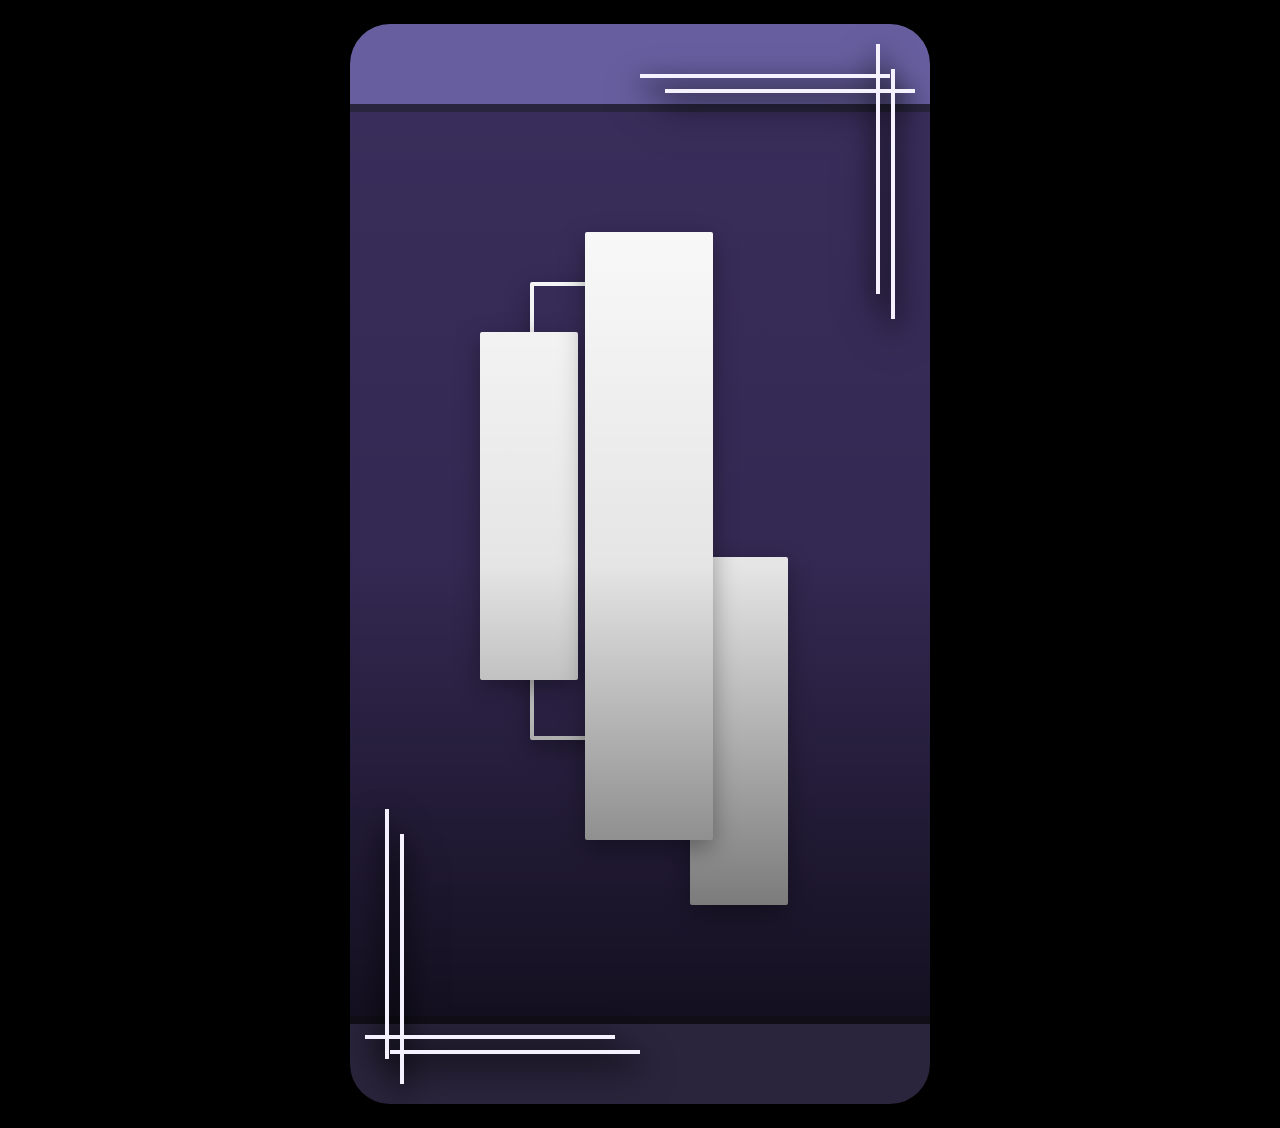
<file: day1/index.html>
<!doctype html>
<html lang="en">
  <head>
    <meta charset="UTF-8" />
    <meta name="viewport" content="width=device-width, initial-scale=1.0" />
    <title>day1</title>
    <link rel="stylesheet" href="css/variables.css" />
    <link rel="stylesheet" href="css/base.css" />
    <link rel="stylesheet" href="css/animation.css" />
  </head>
  <body class="is-preload">
    <div class="main">
      <div class="header"></div>
      <div class="content">
        <div class="frame frame4"></div>
        <div class="frame-slot frame1">
          <div class="frame frame-visual">
            <img src="./assets/day1.jpg" alt="" />
          </div>
        </div>

        <div class="frame-slot frame2">
          <div class="frame frame-visual">
            <img src="./assets/day1.jpg" alt="" />
          </div>
        </div>

        <div class="frame-slot frame3">
          <div class="frame frame-visual">
            <img src="./assets/day1.jpg" alt="" />
          </div>
        </div>

        <div class="line-container">
          <img class="lightning lightning-up" src="./assets/thunder_effect_up.png" alt="" />
          <img class="lightning lightning-down" src="./assets/thunder_effect_down.png" alt="" />
          <div class="dot"></div>
          <div class="line line-top"></div>
          <span class="line-label" data-text="雷&#10;电">雷<br />电</span>
          <div class="line line-bottom"></div>
          <div class="dot"></div>
        </div>
      </div>

      <div class="decorate">
        <div class="corner corner-top-right">
          <div class="decor-line decor-h decor-h1"></div>
          <div class="decor-line decor-h decor-h2"></div>
          <div class="decor-line decor-v decor-v1"></div>
          <div class="decor-line decor-v decor-v2"></div>
        </div>
        <div class="corner corner-bottom-left">
          <div class="decor-line decor-h decor-h1"></div>
          <div class="decor-line decor-h decor-h2"></div>
          <div class="decor-line decor-v decor-v1"></div>
          <div class="decor-line decor-v decor-v2"></div>
        </div>
      </div>

      <img class="crown" src="./assets/crown_cutout.png" alt="" />

      <div class="footer"></div>
    </div>

    <script>
      // 用统一时间轴驱动各阶段入场，允许阶段之间有重叠而不是硬性串行。
      const timeline = [
        { name: "stage-bg", at: 0 },
        { name: "stage-frame", at: 650 },
        { name: "stage-decor", at: 1100 },
        { name: "stage-crown", at: 1700 },
        { name: "stage-portrait", at: 2050 },
        { name: "stage-name", at: 2780 },
        { name: "stage-idle", at: 4500 },
        { name: "stage-outro", at: 14000 }
      ];

      const introStageNames = timeline.map(({ name }) => name);
      const introTimers = [];

      function clearIntroTimers() {
        while (introTimers.length) {
          window.clearTimeout(introTimers.pop());
        }
      }

      function queueIntroTimeline(offset = 0) {
        timeline.forEach(({ name, at }) => {
          const timer = window.setTimeout(() => {
            document.body.classList.add(name);
          }, Math.max(0, at - offset));

          introTimers.push(timer);
        });
      }

      function relayIntro({ offset = 0 } = {}) {
        clearIntroTimers();
        document.body.classList.remove(...introStageNames);
        document.body.classList.add("is-preload");

        // 强制浏览器先吃到 preload 初始态，再重新触发整段首屏动画。
        void document.body.offsetWidth;

        requestAnimationFrame(() => {
          queueIntroTimeline(offset);
        });
      }

      window.addEventListener("load", () => {
        relayIntro();
      });

      // DevTools 调试入口：在控制台里执行 relayIntro() 即可重播。
      window.relayIntro = relayIntro;
      // 兼容之前临时起的名字，避免旧的控制台调用失效。
      window.replayIntro = relayIntro;
      window.relayOutro = function relayOutro() {
        clearIntroTimers();
        document.body.classList.add("stage-outro");
      };
    </script>
  </body>
</html>
</file>
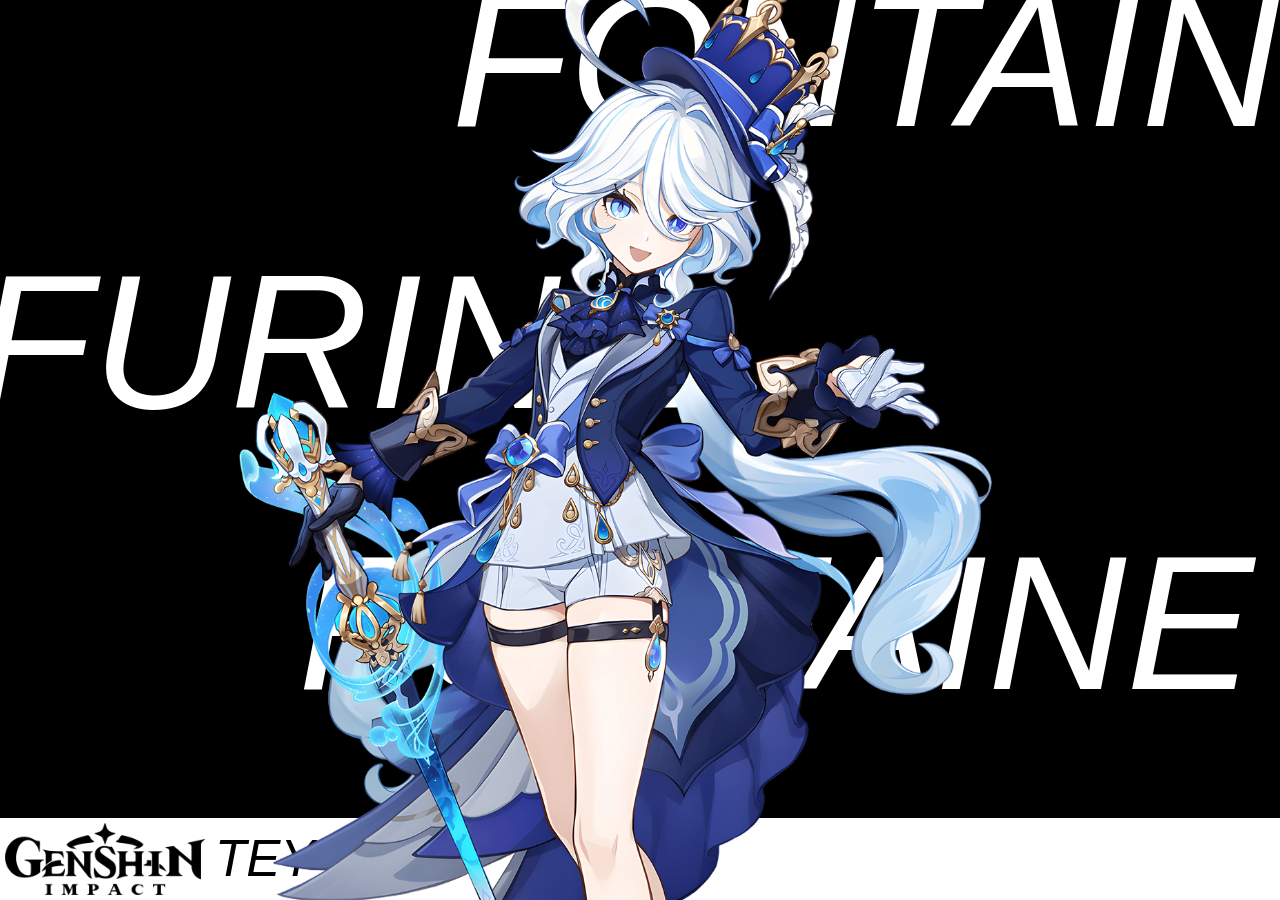
<file: visual-design-1/index.html>
<!doctype html>
<html lang="en">
  <head>
    <meta charset="UTF-8" />
    <meta name="viewport" content="width=device-width, initial-scale=1.0" />
    <title>visual-design-1</title>

    <!-- 样式应该写在这里 -->
    <style>
      body {
        margin: 0;
      }
      .content {
        position: relative; /* 使子元素的绝对定位以此为参考 */
        /* 您可以在这里给容器添加样式 */
        width: 100vw; /* 占满整个视口宽度 */
        height: 100vh; /* 占满整个视口高度 */
        background: black;
        overflow: hidden; /* 禁止滚动条 */
        margin: 0;
      }

      .character {
        position: relative;
        height: 160%;
        display: block; /* 把图片变成块级元素 */
        margin: 0 auto; /* 上下间距0，左右自动（即居中） */
        transform: translateY(-5%);
        z-index: 10;
      }

      /* 透明图层，方便布局角色名称文本 */
      .text-layer {
        position: absolute;
        top: 0;
        left: 0;
        width: 100%;
        height: 100%;
        z-index: 1;

        /* 新增：使用 Flex 布局 */
        display: flex;
        flex-direction: column; /* 垂直排列，让每个文本占一行 */
        justify-content: space-between;
        box-sizing: border-box;
      }

      .text-layer span {
        font-family: "Impact", sans-serif;
        font-style: italic;
        text-transform: uppercase;
        color: white;
        line-height: 0.9; /* 稍微调大一点点防止切边 */
        /* font-size: 15vw; 如果还觉得挤，可以试着改小到 15vw */

        position: relative;
        display: block;
      }

      .rt-text, .lm-text, .rb-text {
        /* 这三个类分别对应右上、左中、右下的文本 */
        font-size: 15vw; /* 统一字体大小，您可以根据需要微调 */
      }

      .rt-text {
        /* Furina (右上) */
        text-align: right; /* 靠右对齐 */
        /* 依然可以通过 margin 微调位置 */
        margin-right: -10%;
        margin-top: -2%;
      }

      .lm-text {
        /* Fontaine (左中) */
        text-align: left; /* 靠左对齐 */
        margin-left: -2%;
      }

      .rb-text {
        /* Furina (右下) */
        text-align: right; /* 靠右对齐 */
        margin-right: 2%;
        /* margin-bottom: -10%; */
      }

      .footer-content {
        /* 底部内容 */
        position: relative;
        background-color: white;
        padding: 5px;
        height: 8%;
      }

      .footer-item {
        height: 100%;
        display: flex;
        align-items: center; /* 垂直居中 */
        gap: 10px; /* 图片和文字之间的间距 */
      }

      /* 设置 footer 里的图片样式 */
      .footer-content img {
        position: relative;
        height: 100%; /* 图片高度占满父容器 */
        width: auto; /* 宽度自动计算，保持图片比例不变 */
        object-fit: contain; /* 确保图片完整显示，不会被拉伸或裁剪 */
        display: block; /* 消除图片底部的隐形间隙 */
      }

      .footer-content span {
        font-size: 4vw;
        position: relative;
        color: black;
      }

    </style>
  </head>
  <body>
    <div class="content">
      <img
        class="character"
        src="./image/furina_white_transparent.png"
        alt="Furina"
      />
      <div class="text-layer">
        <div class="rt-text">
          <span class="char-name">Fontaine</span>
        </div>
        <div class="lm-text">
          <span class="char-name">Furina</span>
        </div>
        <div class="rb-text">
          <span class="char-name">Fontaine</span>
        </div>
        <div class="footer-content">
          <div class="footer-item">
                <img
                src="./image/genshin-impact-seeklogo.png"
                alt="Genshin Impact Logo"
                />
            <span>Teyvat</span>
          </div>
        </div>
      </div>
    </div>
  </body>
</html>
</file>
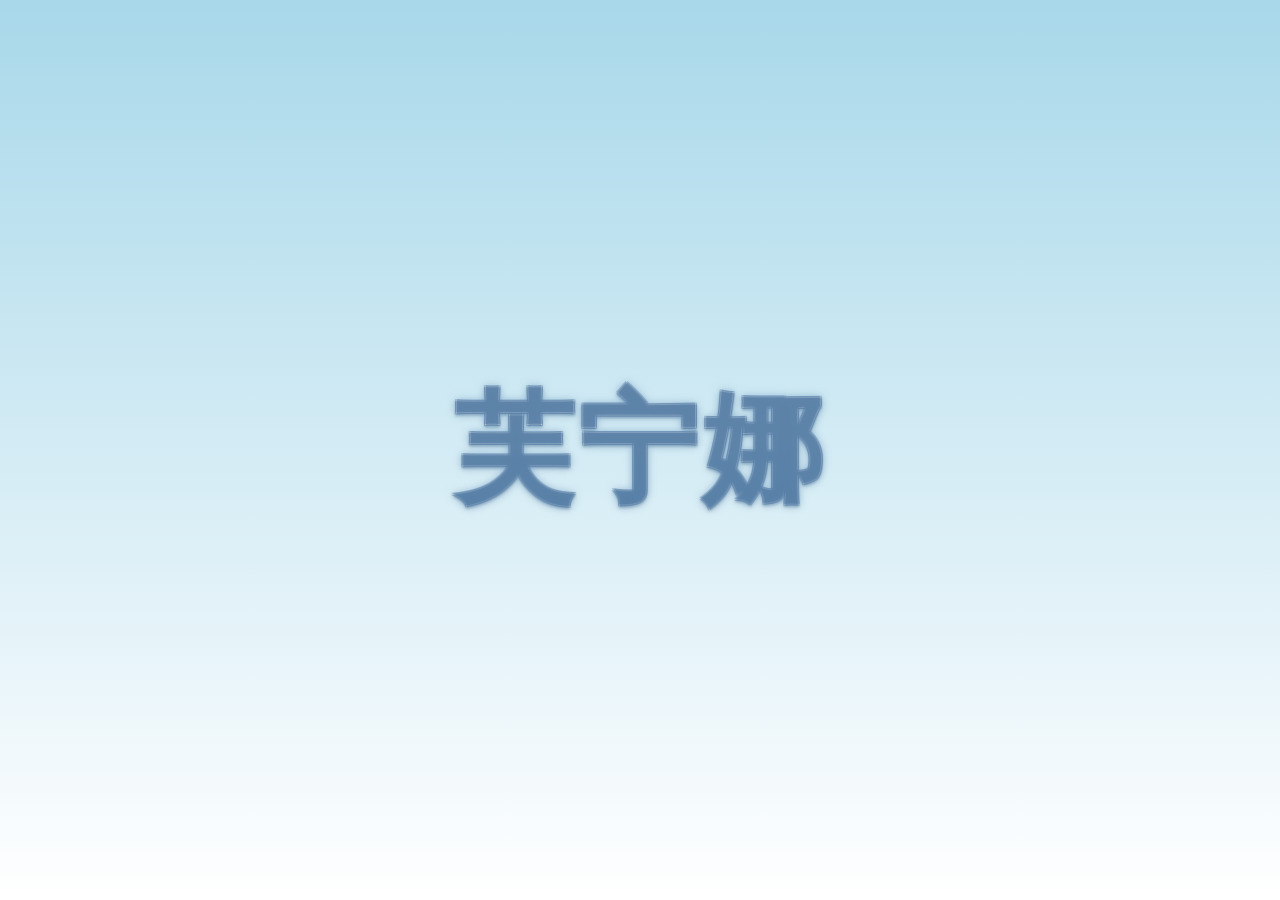
<file: impact-cards/image/test.html>
<!DOCTYPE html>
<html lang="zh-CN">
<head>
    <meta charset="UTF-8">
    <title>芙宁娜风格文字效果</title>
    <style>
        body {
            /* 模拟图片背景：淡蓝色渐变 */
            background: linear-gradient(180deg, #a8d8ea 0%, #ffffff 100%);
            display: flex;
            justify-content: center;
            align-items: center;
            height: 100vh;
            margin: 0;
        }

        .furina-text {
            /* 1. 字体基础设置 */
            font-family: "Source Han Serif CN", "Songti SC", "SimSun", serif;
            font-size: 120px;
            font-weight: 900;
            letter-spacing: 4px;
            position: relative;
            
            /* 2. 实现文字内部渐变 (从纯白到淡蓝) */
            background: linear-gradient(to bottom, #ffffff 40%, #b8d2e8 95%);
            -webkit-background-clip: text;
            background-clip: text;
            color: transparent;

            /* 3. 实现多层描边与投影 (关键步骤) 
               第一层：极细的深色描边，增加清晰度
               第二层：半透明的蓝色外发光，模拟图片中的环境感
            */
            filter: drop-shadow(0px 2px 1px rgba(0, 40, 80, 0.3));
        }

        /* 使用 text-shadow 补充细微轮廓线 */
        .furina-text::after {
            content: "芙宁娜";
            position: absolute;
            left: 0;
            top: 0;
            z-index: -1;
            /* 细描边：通过四个方向的微小位移实现 */
            text-shadow: 
                1px 1px 0px rgba(80, 120, 160, 0.4),
                -1px -1px 0px rgba(80, 120, 160, 0.4),
                1px -1px 0px rgba(80, 120, 160, 0.4),
                -1px 1px 0px rgba(80, 120, 160, 0.4),
                0px 0px 8px rgba(100, 150, 200, 0.5); /* 外发光 */
        }
    </style>
</head>
<body>

    <div class="furina-text">芙宁娜</div>

</body>
</html>
</file>
<file: day1/css/variables.css>
:root {
  --header-color: #675e9f;
  --section-color: #392d5b;
  --footer-color: #2a243c;
  --header-footer-height: 80px;

  /* 修改名字显现时机时，优先改这个值；
     line-label 本体和两层受击特效会一起跟着移动。 */
  --name-text-delay: 1050ms;
}
</file>
<file: day1/css/base.css>
html,
body {
  width: 100%;
  min-height: 100%;
  margin: 0;

  background-color: black;
}

body {
  min-height: 100vh;
  display: grid;
  place-items: center;
  padding: 24px;
  box-sizing: border-box;
}

.main {
  position: relative;
  width: 580px;
  height: 1080px;
  display: flex;
  flex-direction: column;
  border-radius: 40px;
  overflow: hidden;
  transition:
    transform 900ms cubic-bezier(0.22, 0.7, 0.12, 1),
    opacity 900ms ease;
}

.header {
  background-color: var(--header-color);
  width: 100%;
  height: var(--header-footer-height);

  border-bottom: 8px solid rgba(0, 0, 0, 0.6);
}

.content {
  background-color: var(--section-color);
  display: flex;
  position: relative;
  width: 100%;
  flex: 1;
  padding: 24px;
  box-sizing: border-box;
  color: #fff;
  text-align: center;
  justify-content: center;
  align-items: center;
}

.content::after {
  content: "";
  position: absolute;
  inset: 0; /* 配合 absolute 贴满父元素四周 */
  background: linear-gradient(
    to top,
    rgba(0, 0, 0, 0.65),
    rgba(0, 0, 0, 0.1),
    rgba(0, 0, 0, 0)
  );
}

.frame {
  position: absolute;
  overflow: hidden;
  border: 4px solid #fff;
  border-radius: 2px;
  box-shadow: 0 8px 24px rgba(0, 0, 0, 0.35);
}

.frame-slot {
  position: absolute;
}

.frame-visual {
  inset: 0;
  width: 100%;
  height: 100%;
}

.frame1 .frame-visual,
.frame2 .frame-visual,
.frame3 .frame-visual {
  background-color: #fff;
}

.frame4 {
  left: 180px;
  top: 170px;
  width: 100px;
  height: 450px;
}

.frame img {
  position: absolute;
  width: 400px;
  height: auto;
  transform: translate(100px, 100px);
  object-fit: cover;
  /* 人物图单独作为内容层处理，不跟切片框同步入场。 */
  opacity: 1;
}

/* 第一个矩形 */
.frame1 {
  left: 130px;
  top: 220px;
  width: 90px;
  height: 340px;
}

.frame1 img {
  left: -130px;
  top: -220px;
}

/* 第二个矩形 */
.frame3 {
  left: 235px;
  top: 120px;
  width: 120px;
  height: 600px;
}

.frame3 img {
  left: -235px;
  top: -120px;
}

/* 第三个矩形 */
.frame2 {
  left: 340px;
  top: 445px;
  width: 90px;
  height: 340px;
}

.frame2 img {
  left: -340px;
  top: -445px;
}

.line-container {
  position: absolute;
  left: 380px;
  top: 130px;
  display: flex;
  flex-direction: column;
  align-items: center;
  z-index: 3;
}

.lightning {
  position: absolute;
  left: 50%;
  /* 直接使用提供的雷电 PNG，保留素材原始纵横比。 */
  width: 60px;
  height: auto;
  transform: translateX(-50%);
  opacity: 0;
  pointer-events: none;
  z-index: 1;
  /* 保留 screen 的电光感，但进一步压低白亮感，让紫色电核更扎实。 */
  mix-blend-mode: screen;
  filter: saturate(1.68) brightness(0.94) contrast(1.06)
    drop-shadow(0 0 5px rgba(102, 26, 222, 0.82))
    drop-shadow(0 0 12px rgba(58, 10, 146, 0.68));
  transition:
    opacity 240ms ease,
    transform 240ms ease,
    filter 240ms ease;
}

.lightning-up {
  top: -30px;
  transform-origin: center bottom;
}

.lightning-down {
  top: 190px;
  transform-origin: center top;
}

.dot {
  width: 15px;
  height: 15px;
  border-radius: 50%; /* 圆形 */
  background: white;
  box-shadow:
    0 0 16px rgba(255, 255, 255, 1),
    0 0 32px rgba(255, 255, 255, 0.8),
    0 0 64px rgba(255, 255, 255, 0.6);
  margin: 0;
  z-index: 2;
}

.line {
  width: 6px;
  height: 45px;
  background: white;
  box-shadow:
    0 0 6px rgba(255, 255, 255, 0.7),
    0 0 12px rgba(255, 255, 255, 0.4),
    0 8px 12px rgba(0, 0, 0, 0.8),
    0 12px 16px rgba(0, 0, 0, 0.6);
}

.line-top {
  /* 上半段线从顶部的 dot 往下生长 */
  transform-origin: center top;
  transform: translateY(-5px);
}

.line-bottom {
  /* 下半段线从底部的 dot 往上生长 */
  transform-origin: center bottom;
  transform: translateY(5px);
}

.crown {
  position: absolute;
  transform: rotate(-45deg);
  left: 166px;
  top: 135px;
  width: 120px;
  height: auto;
}

.line-label {
  position: relative;
  display: inline-block;
  margin-top: 40px;
  margin-bottom: 40px;
  font-size: 40px;
  line-height: 1;
  z-index: 2;
  isolation: isolate;
  /* top: 50%;
  left: 50%; */
  text-shadow:
    0 0 6px rgba(255, 255, 255, 0.8),
    0 0 12px rgba(255, 255, 255, 0.6),
    0 0 24px rgba(255, 255, 255, 0.4),
    0 8px 12px rgba(0, 0, 0, 0.8),
    0 12px 16px rgba(0, 0, 0, 0.6);
  /* transform: translate(-50%, -50%); */
}

.line-label::before {
  content: "";
  position: absolute;
  inset: -14px -18px;
  opacity: 0;
  pointer-events: none;
  z-index: -1;
  border-radius: 999px;
  background:
    radial-gradient(
      circle at center,
      rgba(196, 126, 255, 0.52) 0%,
      rgba(156, 78, 255, 0.24) 42%,
      rgba(96, 28, 196, 0) 76%
    ),
    linear-gradient(
      180deg,
      rgba(214, 180, 255, 0.26) 0%,
      rgba(132, 54, 233, 0.38) 48%,
      rgba(86, 24, 180, 0.08) 100%
    );
  mix-blend-mode: screen;
  filter: blur(10px);
  transform: scale(0.84);
}

/* .line-label::after {
  content: attr(data-text);
  position: absolute;
  inset: 0;
  display: block;
  white-space: pre-line;
  line-height: inherit;
  color: rgba(220, 202, 255, 0.96);
  opacity: 0;
  pointer-events: none;
  z-index: 3;
  mix-blend-mode: screen;
  text-shadow:
    0 0 8px rgba(228, 212, 255, 0.9),
    0 0 18px rgba(176, 128, 255, 0.78),
    0 0 34px rgba(112, 54, 220, 0.55);
  filter: saturate(1.2);
  transform: scale(0.96);
} */

.decorate {
  position: absolute;
  inset: 0;
  pointer-events: none;
  /* 装饰线需要压在 header/footer 之上，退场时 footer 的透明度过渡会形成独立绘制层。 */
  z-index: 4;
  filter: drop-shadow(0 8px 12px rgba(0, 0, 0, 0.8))
    drop-shadow(0 12px 16px rgba(0, 0, 0, 0.6));
  transition:
    opacity 700ms ease,
    filter 700ms ease;
}

/* 将四角装饰拆成真实元素，便于后续逐根控制动画 */
.corner {
  position: absolute;
}

.corner-top-right {
  inset: 0 0 auto auto;
}

.corner-bottom-left {
  inset: auto auto 0 0;
}

.decor-line {
  position: absolute;
  background: #f5f1ff;
}

.decor-h {
  width: 250px;
  height: 4px;
}

.decor-v {
  width: 4px;
  height: 250px;
}

/* 右上角两条横线 */
.corner-top-right .decor-h1 {
  top: 50px;
  right: 40px;
  transform-origin: right center;
}

.corner-top-right .decor-h2 {
  top: 65px;
  right: 15px;
  transform-origin: right center;
}

/* 右上角两条竖线 */
.corner-top-right .decor-v1 {
  top: 45px;
  right: 35px;
  transform-origin: center top;
}

.corner-top-right .decor-v2 {
  top: 20px;
  right: 50px;
  transform-origin: center top;
}

/* 左下角两条横线 */
.corner-bottom-left .decor-h1 {
  bottom: 50px;
  left: 40px;
  transform-origin: left center;
}

.corner-bottom-left .decor-h2 {
  bottom: 65px;
  left: 15px;
  transform-origin: left center;
}

/* 左下角两条竖线 */
.corner-bottom-left .decor-v1 {
  bottom: 45px;
  left: 35px;
  transform-origin: center bottom;
}

.corner-bottom-left .decor-v2 {
  bottom: 20px;
  left: 50px;
  transform-origin: center bottom;
}

.footer {
  width: 100%;
  height: var(--header-footer-height);
  background-color: var(--footer-color);

  border-top: 8px solid rgba(0, 0, 0, 0.6);
}
</file>
<file: day1/css/animation.css>
/* ============================ Stage 1 背景层渐显 ======================== */
.main {
  --main-opacity: 1;
  --main-scale: 1;
  --main-y: 0;

  opacity: var(--main-opacity);
  transform: translateY(var(--main-y)) scale(var(--main-scale));
}

.header,
.content,
.footer {
  opacity: var(--surface-opacity, 1);
  transition:
    opacity 700ms ease,
    background-color 800ms ease,
    border-color 800ms ease;
}

/* 内容区这层渐变遮罩单独控制透明度 */
.content::after {
  opacity: var(--content-overlay-opacity, 1);
  transition: opacity 800ms ease;
}

/* 阶段类只改变量：preload 是隐藏态，stage-bg 是完成态，stage-outro 再回到隐藏态。 */
body.is-preload {
  --header-bg: rgba(103, 94, 159, 0);
  --content-bg: rgba(57, 45, 91, 0);
  --footer-bg: rgba(42, 36, 60, 0);
  --content-overlay-opacity: 0;
}

.header {
  background-color: var(--header-bg, var(--header-color));
}

.content {
  background-color: var(--content-bg, var(--section-color));
}

.footer {
  background-color: var(--footer-bg, var(--footer-color));
}

/* 背景阶段开始后，再逐步恢复主界面的底板颜色和遮罩。 */
body.stage-bg {
  --header-bg: var(--header-color);
  --content-bg: var(--section-color);
  --footer-bg: var(--footer-color);
  --content-overlay-opacity: 1;
}

/* ============================ Stage 2 主切片入场 ======================== */
.frame1,
.frame2,
.frame3 {
  /* 主切片先以白色实体块出现，人物内容稍后再覆盖进来。 */
  --frame-opacity: 0;
  --frame-y: 18px;
  --frame-scale: 0.98;

  opacity: var(--frame-opacity);
  transform: translateY(var(--frame-y)) scale(var(--frame-scale));
  transition:
    opacity 700ms ease,
    transform 700ms ease;
}

body.stage-frame .frame1,
body.stage-frame .frame2,
body.stage-frame .frame3 {
  --frame-opacity: 1;
  --frame-y: 0;
  --frame-scale: 1;
}

/* 切片框先到位，人物内容要等皇冠落位后才开始填充。
   三个 frame 里虽然各放了一张 img，但它们实际共享同一张大图的坐标：
   通过不同偏移只露出不同区域，所以这里可以对三张 img 使用同一套 mask，
   视觉上就会等价于“先对整张大图做 reveal，再由三个 frame 把它切开”。 */
.frame1 img,
.frame2 img,
.frame3 img {
  --portrait-filter: blur(8px) brightness(1.35) saturate(1.12);
  --portrait-mask-position: -135% -150%;
  --portrait-opacity: 0;

  opacity: var(--portrait-opacity);
  filter: var(--portrait-filter);
  transition:
    opacity 820ms ease,
    filter 900ms ease,
    -webkit-mask-position 980ms cubic-bezier(0.2, 0.72, 0.08, 1),
    mask-position 980ms cubic-bezier(0.2, 0.72, 0.08, 1);
  /* 用软边斜向遮罩代替硬切 wipe，前沿会更像一道光扫过。 */
  -webkit-mask-image: linear-gradient(
    110deg,
    rgba(0, 0, 0, 0) 0%,
    rgba(0, 0, 0, 0) 16%,
    rgba(0, 0, 0, 0.24) 24%,
    rgba(0, 0, 0, 0.45) 32%,
    rgba(0, 0, 0, 0.82) 50%,
    rgba(0, 0, 0, 1) 68%,
    rgba(0, 0, 0, 1) 100%
  );
  mask-image: linear-gradient(
    110deg,
    rgba(0, 0, 0, 0) 0%,
    rgba(0, 0, 0, 0) 16%,
    rgba(0, 0, 0, 0.24) 24%,
    rgba(0, 0, 0, 0.45) 32%,
    rgba(0, 0, 0, 0.82) 50%,
    rgba(0, 0, 0, 1) 68%,
    rgba(0, 0, 0, 1) 100%
  );
  -webkit-mask-repeat: no-repeat;
  mask-repeat: no-repeat;
  -webkit-mask-size: 220% 220%;
  mask-size: 220% 220%;
  /* 起点放在图像左上外侧，接近皇冠所在区域，像被触发后往右下扫开。 */
  -webkit-mask-position: var(--portrait-mask-position);
  mask-position: var(--portrait-mask-position);
}

/* 皇冠触发后，人物内容在同一张大图的坐标系里一起显现。
   这里不要再给不同 frame 单独加延迟，否则会退化成“三张小图各自 reveal”。 */
body.stage-portrait .frame1 img,
body.stage-portrait .frame2 img,
body.stage-portrait .frame3 img {
  --portrait-filter: blur(0) brightness(1) saturate(1);
  --portrait-mask-position: 82% 82%;
  --portrait-opacity: 1;
}

/* 主切片先进入，其余切片依次跟上，建立视觉层级 */
body.stage-frame .frame3 {
  transition-delay: 120ms;
}

body.stage-frame .frame1 {
  transition-delay: 240ms;
}

body.stage-frame .frame2 {
  transition-delay: 360ms;
}

/* ============================ Stage 3 辅助切片与四角装饰线入场 ======================== */
.decor-line {
  --decor-opacity: 0;

  opacity: var(--decor-opacity);
  transition:
    opacity 520ms ease,
    width 520ms ease,
    height 520ms ease;
  /* 装饰线很细，使用 scale 会在小数像素上产生忽粗忽细的抗锯齿抖动。
     这里改为只动画真实长度：横线改 width，竖线改 height，厚度始终保持不变。 */
  will-change: opacity, width, height;
}

.decor-h {
  --decor-line-width: 0px;

  width: var(--decor-line-width);
}

.decor-v {
  --decor-line-height: 0px;

  height: var(--decor-line-height);
}

/* 装饰阶段开启后，先让主线出现，再补副线。 */
body.stage-decor .decor-line {
  --decor-opacity: 1;
}

body.stage-decor .corner-top-right .decor-h1,
body.stage-decor .corner-top-right .decor-h2,
body.stage-decor .corner-bottom-left .decor-h1,
body.stage-decor .corner-bottom-left .decor-h2 {
  --decor-line-width: 250px;
}

body.stage-decor .corner-top-right .decor-v1,
body.stage-decor .corner-top-right .decor-v2,
body.stage-decor .corner-bottom-left .decor-v1,
body.stage-decor .corner-bottom-left .decor-v2 {
  --decor-line-height: 250px;
}

body.stage-decor .corner .decor-h1 { transition-delay: 80ms; }
body.stage-decor .corner .decor-v1 { transition-delay: 180ms; }
body.stage-decor .corner .decor-h2 { transition-delay: 280ms; }
body.stage-decor .corner .decor-v2 { transition-delay: 360ms; }

.frame4 {
  --frame4-opacity: 0;
  --frame4-scale: 1.06;

  opacity: var(--frame4-opacity);
  transform: scale(var(--frame4-scale));
  transition:
    opacity 700ms ease,
    transform 700ms ease;
  transition-delay: 240ms;
}

/* frame4 现在和四角装饰线处于同一阶段，作为补构图元素比主切片更晚显现。 */
body.stage-decor .frame4 {
  --frame4-opacity: 1;
  --frame4-scale: 1;
}

/* ============================ Stage 4 皇冠落位 ======================== */
.crown {
  --crown-opacity: 0;
  --crown-y: -12px;
  --crown-rotate: -38deg;

  opacity: var(--crown-opacity);
  transform: translateY(var(--crown-y)) rotate(var(--crown-rotate));
  transition:
    opacity 700ms ease,
    transform 700ms ease;
}

/* 皇冠在前几段建立结构之后再落位，成为记忆点而不是装饰噪音。 */
body.stage-crown .crown {
  --crown-opacity: 1;
  --crown-y: 0;
  --crown-rotate: -45deg;
}

/* ============================ Stage 6 名字标记显现 ======================== */
.dot,
.line,
.line-label {
  transition:
    opacity 520ms ease,
    transform 520ms ease,
    box-shadow 220ms ease,
    text-shadow 220ms ease,
    filter 360ms ease;
}

/* 名字标记作为最后一段仪式性收束：
   上下两个 dot 同步点亮，上下两条线镜像延伸，最后文字像被雷击点亮。 */
.dot {
  --dot-opacity: 0;
  --dot-scale: 0.6;

  opacity: var(--dot-opacity);
  transform: scale(var(--dot-scale));
}

.lightning {
  --lightning-opacity: 0;
  --lightning-scale-y: 0.78;

  opacity: var(--lightning-opacity);
}

.lightning-up,
.lightning-down {
  transform: translateX(-50%) scaleY(var(--lightning-scale-y));
}

.line {
  --line-opacity: 0;
  --line-scale-y: 0;

  opacity: var(--line-opacity);
}

.line-top {
  transform: translateY(-5px) scaleY(var(--line-scale-y));
}

.line-bottom {
  transform: translateY(5px) scaleY(var(--line-scale-y));
}

.line-label {
  --label-filter: brightness(1.45);
  --label-opacity: 0;
  --label-shadow:
    0 0 6px rgba(255, 255, 255, 0),
    0 0 12px rgba(255, 255, 255, 0),
    0 0 24px rgba(255, 255, 255, 0),
    0 8px 12px rgba(0, 0, 0, 0),
    0 12px 16px rgba(0, 0, 0, 0);
  --label-y: 10px;

  opacity: var(--label-opacity);
  transform: translateY(var(--label-y));
  filter: var(--label-filter);
  text-shadow: var(--label-shadow);
}

body.stage-name .dot {
  --dot-opacity: 1;
  --dot-scale: 1;
  animation: lightning-node-pulse 320ms ease 60ms both;
}

body.stage-name .lightning-up,
body.stage-name .lightning-down {
  --lightning-opacity: 1;
  --lightning-scale-y: 1;
}

/* 上下两段雷电素材分开驱动：
   上半段向下击入，下半段向上抬起，在文字中心附近汇聚。 */
body.stage-name .lightning-up {
  animation: lightning-bolt-strike-up 460ms cubic-bezier(0.15, 0.8, 0.15, 1)
    1100ms both;
}

body.stage-name .lightning-down {
  animation: lightning-bolt-strike-down 460ms cubic-bezier(0.15, 0.8, 0.15, 1)
    1100ms both;
}

body.stage-name .line-top {
  --line-opacity: 1;
  --line-scale-y: 1;
  animation: lightning-line-pulse 280ms ease 580ms both;
}

body.stage-name .line-bottom {
  --line-opacity: 1;
  --line-scale-y: 1;
  animation: lightning-line-pulse 280ms ease 580ms both;
}

body.stage-name .line-label {
  --label-filter: brightness(1);
  --label-opacity: 1;
  --label-shadow:
    0 0 6px rgba(255, 255, 255, 0.8),
    0 0 12px rgba(255, 255, 255, 0.6),
    0 0 24px rgba(255, 255, 255, 0.4),
    0 8px 12px rgba(0, 0, 0, 0.8),
    0 12px 16px rgba(0, 0, 0, 0.6);
  --label-y: 0;
  animation: lightning-text-hit 360ms cubic-bezier(0.18, 0.82, 0.18, 1)
    var(--name-text-delay) both;
}

body.stage-name .line-label::before {
  animation: lightning-text-wash 220ms ease calc(var(--name-text-delay) - 20ms)
    both;
}

body.stage-name .line-label::after {
  animation: lightning-text-overlay 240ms ease-out
    calc(var(--name-text-delay) - 20ms) both;
}

/* 上下两个端点同步点亮，形成雷电通道的两端。 */
body.stage-name .line-container .dot:first-child {
  transition-delay: 60ms;
}

body.stage-name .line-container .dot:last-child {
  transition-delay: 60ms;
}

body.stage-name .lightning-up,
body.stage-name .lightning-down {
  transition-delay: 1100ms;
}

/* 两条线在 dot 完成缩放后同时向中间推进，镜像同步。 */
body.stage-name .line-top {
  transition-delay: 580ms;
}

body.stage-name .line-bottom {
  transition-delay: 580ms;
}

/* 文字不再普通淡入，而是在雷线打到中心之后再被点亮。 */
body.stage-name .line-label {
  transition-delay: var(--name-text-delay);
}

@keyframes lightning-node-pulse {
  0% {
    box-shadow:
      0 0 10px rgba(255, 255, 255, 0.7),
      0 0 20px rgba(255, 255, 255, 0.45),
      0 0 36px rgba(255, 255, 255, 0.2);
  }
  55% {
    box-shadow:
      0 0 18px rgba(255, 255, 255, 1),
      0 0 34px rgba(255, 255, 255, 0.9),
      0 0 64px rgba(255, 255, 255, 0.6);
  }
  100% {
    box-shadow:
      0 0 16px rgba(255, 255, 255, 1),
      0 0 32px rgba(255, 255, 255, 0.8),
      0 0 64px rgba(255, 255, 255, 0.6);
  }
}

@keyframes lightning-bolt-strike-up {
  0% {
    opacity: 0;
    transform: translateX(-50%) scaleY(0.78);
    filter: saturate(1.34) brightness(0.92) contrast(1.04)
      drop-shadow(0 0 4px rgba(98, 30, 204, 0.28))
      drop-shadow(0 0 8px rgba(54, 10, 136, 0.18));
  }
  22% {
    opacity: 1;
    transform: translateX(-50%) scaleY(1.02);
    filter: saturate(1.56) brightness(0.98) contrast(1.08)
      drop-shadow(0 0 8px rgba(132, 44, 255, 0.96))
      drop-shadow(0 0 18px rgba(74, 16, 188, 0.82));
  }
  56% {
    opacity: 0.42;
    transform: translateX(-50%) scaleY(0.98);
    filter: saturate(1.34) brightness(0.94) contrast(1.05)
      drop-shadow(0 0 6px rgba(124, 44, 232, 0.46))
      drop-shadow(0 0 14px rgba(68, 16, 170, 0.34));
  }
  100% {
    opacity: 0;
    transform: translateX(-50%) scaleY(0.98);
    filter: saturate(1.22) brightness(0.88)
      drop-shadow(0 0 4px rgba(98, 30, 204, 0.16))
      drop-shadow(0 0 8px rgba(54, 10, 136, 0.09));
  }
}

@keyframes lightning-bolt-strike-down {
  0% {
    opacity: 0;
    transform: translateX(-50%) scaleY(0.78);
    filter: saturate(1.34) brightness(0.92) contrast(1.04)
      drop-shadow(0 0 4px rgba(98, 30, 204, 0.28))
      drop-shadow(0 0 8px rgba(54, 10, 136, 0.18));
  }
  22% {
    opacity: 1;
    transform: translateX(-50%) scaleY(1.02);
    filter: saturate(1.56) brightness(0.98) contrast(1.08)
      drop-shadow(0 0 8px rgba(132, 44, 255, 0.96))
      drop-shadow(0 0 18px rgba(74, 16, 188, 0.82));
  }
  56% {
    opacity: 0.4;
    transform: translateX(-50%) scaleY(0.98);
    filter: saturate(1.34) brightness(0.94) contrast(1.05)
      drop-shadow(0 0 6px rgba(124, 44, 232, 0.46))
      drop-shadow(0 0 14px rgba(68, 16, 170, 0.34));
  }
  100% {
    opacity: 0;
    transform: translateX(-50%) scaleY(0.98);
    filter: saturate(1.22) brightness(0.88)
      drop-shadow(0 0 4px rgba(98, 30, 204, 0.16))
      drop-shadow(0 0 8px rgba(54, 10, 136, 0.09));
  }
}

@keyframes lightning-line-pulse {
  0% {
    box-shadow:
      0 0 4px rgba(255, 255, 255, 0.45),
      0 0 8px rgba(255, 255, 255, 0.2),
      0 6px 10px rgba(0, 0, 0, 0.45);
  }
  50% {
    box-shadow:
      0 0 10px rgba(255, 255, 255, 0.95),
      0 0 18px rgba(255, 255, 255, 0.65),
      0 8px 14px rgba(0, 0, 0, 0.8),
      0 0 26px rgba(185, 215, 255, 0.45);
  }
  100% {
    box-shadow:
      0 0 6px rgba(255, 255, 255, 0.7),
      0 0 12px rgba(255, 255, 255, 0.4),
      0 8px 12px rgba(0, 0, 0, 0.8),
      0 12px 16px rgba(0, 0, 0, 0.6);
  }
}

@keyframes lightning-text-hit {
  0% {
    opacity: 0;
    transform: translateY(10px);
    filter: brightness(1.08);
    text-shadow:
      0 0 6px rgba(255, 255, 255, 0),
      0 0 12px rgba(255, 255, 255, 0),
      0 0 24px rgba(255, 255, 255, 0),
      0 8px 12px rgba(0, 0, 0, 0),
      0 12px 16px rgba(0, 0, 0, 0);
  }
  26% {
    opacity: 0.18;
    transform: translateY(8px);
    filter: brightness(1.1);
    text-shadow:
      0 0 6px rgba(255, 255, 255, 0.1),
      0 0 12px rgba(255, 255, 255, 0.08),
      0 0 24px rgba(255, 255, 255, 0.04),
      0 8px 12px rgba(0, 0, 0, 0.14),
      0 12px 16px rgba(0, 0, 0, 0.1);
  }
  /* 仍然避免中段炸亮，但把点亮速度收紧，让文字更干脆。 */
  54% {
    opacity: 0.9;
    transform: translateY(2px);
    filter: brightness(1.28);
    text-shadow:
      0 0 10px rgba(255, 255, 255, 0.82),
      0 0 20px rgba(255, 255, 255, 0.64),
      0 0 34px rgba(180, 220, 255, 0.42),
      0 8px 12px rgba(0, 0, 0, 0.7),
      0 12px 16px rgba(0, 0, 0, 0.54);
  }
  74% {
    opacity: 1;
    transform: translateY(-1px);
    filter: brightness(1.14);
    text-shadow:
      0 0 9px rgba(255, 255, 255, 0.9),
      0 0 17px rgba(255, 255, 255, 0.7),
      0 0 28px rgba(190, 224, 255, 0.46),
      0 8px 12px rgba(0, 0, 0, 0.78),
      0 12px 16px rgba(0, 0, 0, 0.6);
  }
  100% {
    opacity: 1;
    transform: translateY(0);
    filter: brightness(1);
    text-shadow:
      0 0 6px rgba(255, 255, 255, 0.8),
      0 0 12px rgba(255, 255, 255, 0.6),
      0 0 24px rgba(255, 255, 255, 0.4),
      0 8px 12px rgba(0, 0, 0, 0.8),
      0 12px 16px rgba(0, 0, 0, 0.6);
  }
}

@keyframes lightning-text-wash {
  0% {
    opacity: 0;
    transform: scale(0.84);
  }
  35% {
    opacity: 0.7;
    transform: scale(1.03);
  }
  100% {
    opacity: 0;
    transform: scale(1.09);
  }
}

@keyframes lightning-text-overlay {
  0% {
    opacity: 0;
    transform: scale(0.94);
  }
  22% {
    opacity: 0.58;
    transform: scale(1.015);
  }
  58% {
    opacity: 0.3;
    transform: scale(1);
  }
  100% {
    opacity: 0;
    transform: scale(1.02);
  }
}

/* ============================ Stage 7 画面呼吸感 ======================== */
body.stage-idle .frame1 .frame-visual {
  --float-y: 3px;
  --float-delay: 0ms;
  animation: frame-idle-float 3600ms ease-in-out infinite;
  animation-delay: var(--float-delay);
}

body.stage-idle .frame2 .frame-visual {
  --float-y: 4px;
  --float-delay: 180ms;
  animation: frame-idle-float 3800ms ease-in-out infinite;
  animation-delay: var(--float-delay);
}

body.stage-idle .frame3 .frame-visual {
  --float-y: 2px;
  --float-delay: 90ms;
  animation: frame-idle-float 3400ms ease-in-out infinite;
  animation-delay: var(--float-delay);
}

body.stage-idle .line-label {
  animation: label-breathe 3600ms ease-in-out infinite;
}

@keyframes frame-idle-float {
  0%,
  100% {
    transform: translateY(0) scale(1);
  }

  50% {
    transform: translateY(calc(var(--float-y) * -1)) scale(1);
  }
}

@keyframes label-breathe {
  0%,
  100% {
    filter: brightness(1);
    text-shadow:
      0 0 6px rgba(255, 255, 255, 0.8),
      0 0 12px rgba(255, 255, 255, 0.6),
      0 0 24px rgba(255, 255, 255, 0.4),
      0 8px 12px rgba(0, 0, 0, 0.8),
      0 12px 16px rgba(0, 0, 0, 0.6);
  }

  50% {
    filter: brightness(1.05);
    text-shadow:
      0 0 8px rgba(255, 255, 255, 0.95),
      0 0 18px rgba(255, 255, 255, 0.78),
      0 0 32px rgba(255, 255, 255, 0.56),
      0 8px 12px rgba(0, 0, 0, 0.82),
      0 12px 16px rgba(0, 0, 0, 0.62);
  }
}

/* ============================ Stage 8 收束退场 ======================== */
/* 退场不做逐帧回放，但顺序要和入场呼应：
   名字先收，人物再被抽离，皇冠回到触发前，最后骨架与底板一起退掉。 */
body.stage-outro .main {
  --main-opacity: 0;
  --main-scale: 0.98;
  --main-y: 22px;
  transition-delay: 980ms;
}

body.stage-outro {
  --content-bg: rgba(57, 45, 91, 0);
  --content-overlay-opacity: 0;
  --footer-bg: rgba(42, 36, 60, 0);
  --header-bg: rgba(103, 94, 159, 0);
  --surface-opacity: 0;
}

body.stage-outro .header,
body.stage-outro .content,
body.stage-outro .footer,
body.stage-outro .content::after {
  transition-delay: 780ms;
}

body.stage-outro .decorate {
  /* 先让子线条完成长度收束，再淡出父层，避免左下角横线被提前吞掉。 */
  transition-delay: 980ms;
  opacity: 0;
}

body.stage-outro .decor-line {
  /* 退场阶段只把线条长度收回，透明度交给父层最后统一处理。 */
  --decor-opacity: 1;
}

body.stage-outro .corner-top-right .decor-h1,
body.stage-outro .corner-top-right .decor-h2,
body.stage-outro .corner-bottom-left .decor-h1,
body.stage-outro .corner-bottom-left .decor-h2 {
  --decor-line-width: 0px;
}

body.stage-outro .corner-top-right .decor-v1,
body.stage-outro .corner-top-right .decor-v2,
body.stage-outro .corner-bottom-left .decor-v1,
body.stage-outro .corner-bottom-left .decor-v2 {
  --decor-line-height: 0px;
}

body.stage-outro .corner .decor-v2 { transition-delay: 120ms; }
body.stage-outro .corner .decor-h2 { transition-delay: 200ms; }
body.stage-outro .corner .decor-v1 { transition-delay: 280ms; }
body.stage-outro .corner .decor-h1 { transition-delay: 360ms; }

body.stage-outro .frame1,
body.stage-outro .frame2,
body.stage-outro .frame3 {
  --frame-opacity: 0;
  --frame-y: 18px;
  --frame-scale: 0.98;
  transition-delay: 620ms;
}

body.stage-outro .frame1 .frame-visual,
body.stage-outro .frame2 .frame-visual,
body.stage-outro .frame3 .frame-visual {
  border-color: transparent;
}

body.stage-outro .frame4 {
  --frame4-opacity: 0;
  --frame4-scale: 1.06;
  transition-delay: 620ms;
}

body.stage-outro .frame1 img,
body.stage-outro .frame2 img,
body.stage-outro .frame3 img {
  --portrait-mask-position: -135% -150%;
  --portrait-opacity: 0;
  transition-delay: 300ms;
}

body.stage-outro .crown {
  --crown-opacity: 0;
  --crown-y: -12px;
  --crown-rotate: -38deg;
  transition-delay: 500ms;
}

body.stage-outro .lightning-up,
body.stage-outro .lightning-down {
  animation: none;
  --lightning-opacity: 0;
  --lightning-scale-y: 0.78;
  transition-delay: 0ms;
}

body.stage-outro .dot,
body.stage-outro .line {
  animation: none;
  transition-delay: 40ms;
}

body.stage-outro .line-label {
  animation: none;
  --label-filter: brightness(1.45);
  --label-opacity: 0;
  --label-shadow: none;
  --label-y: 10px;
  transition-delay: 0ms;
}

body.stage-outro .line-label::before,
body.stage-outro .line-label::after {
  animation: none;
  opacity: 0;
}

body.stage-outro .line-top {
  --line-opacity: 0;
  --line-scale-y: 0;
}

body.stage-outro .line-bottom {
  --line-opacity: 0;
  --line-scale-y: 0;
}

body.stage-outro .dot {
  --dot-opacity: 0;
  --dot-scale: 0.6;
}
</file>
